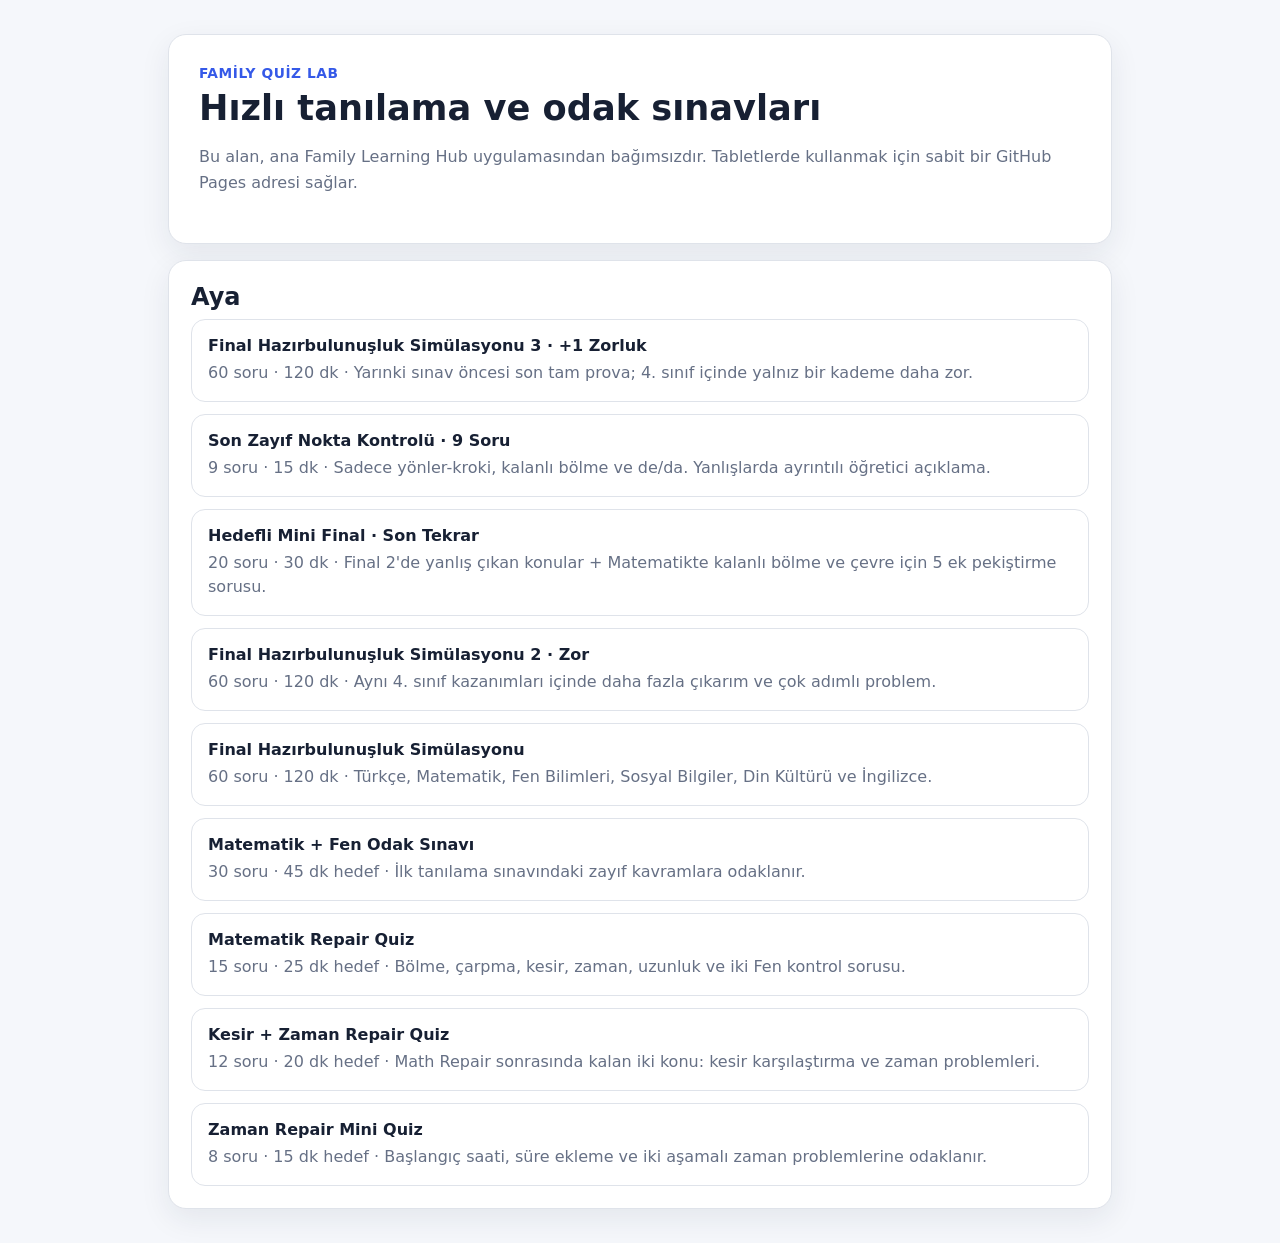
<file: index.html>
<!doctype html>
<html lang="tr">
<head>
  <meta charset="utf-8">
  <meta name="viewport" content="width=device-width,initial-scale=1">
  <title>Family Quiz Lab</title>
  <link rel="stylesheet" href="styles.css">
</head>
<body>
  <main class="wrap">
    <section class="card hero">
      <div class="eyebrow">Family Quiz Lab</div>
      <h1>Hızlı tanılama ve odak sınavları</h1>
      <p class="muted">Bu alan, ana Family Learning Hub uygulamasından bağımsızdır. Tabletlerde kullanmak için sabit bir GitHub Pages adresi sağlar.</p>
    </section>

    <section class="card">
      <h2>Aya</h2>
      <div class="catalog">
        <a class="quiz-card" href="quiz.html?quiz=aya-final-readiness-60-03-plus">
          <strong>Final Hazırbulunuşluk Simülasyonu 3 · +1 Zorluk</strong>
          <span>60 soru · 120 dk · Yarınki sınav öncesi son tam prova; 4. sınıf içinde yalnız bir kademe daha zor.</span>
        </a>
        <a class="quiz-card" href="quiz.html?quiz=aya-final-weakness-check-09">
          <strong>Son Zayıf Nokta Kontrolü · 9 Soru</strong>
          <span>9 soru · 15 dk · Sadece yönler-kroki, kalanlı bölme ve de/da. Yanlışlarda ayrıntılı öğretici açıklama.</span>
        </a>
        <a class="quiz-card" href="quiz.html?quiz=aya-mini-final-targeted-01">
          <strong>Hedefli Mini Final · Son Tekrar</strong>
          <span>20 soru · 30 dk · Final 2'de yanlış çıkan konular + Matematikte kalanlı bölme ve çevre için 5 ek pekiştirme sorusu.</span>
        </a>
        <a class="quiz-card" href="quiz.html?quiz=aya-final-readiness-60-02-hard">
          <strong>Final Hazırbulunuşluk Simülasyonu 2 · Zor</strong>
          <span>60 soru · 120 dk · Aynı 4. sınıf kazanımları içinde daha fazla çıkarım ve çok adımlı problem.</span>
        </a>
        <a class="quiz-card" href="quiz.html?quiz=aya-final-readiness-60-01">
          <strong>Final Hazırbulunuşluk Simülasyonu</strong>
          <span>60 soru · 120 dk · Türkçe, Matematik, Fen Bilimleri, Sosyal Bilgiler, Din Kültürü ve İngilizce.</span>
        </a>
        <a class="quiz-card" href="quiz.html?quiz=aya-math-fen-focus-01">
          <strong>Matematik + Fen Odak Sınavı</strong>
          <span>30 soru · 45 dk hedef · İlk tanılama sınavındaki zayıf kavramlara odaklanır.</span>
        </a>
        <a class="quiz-card" href="quiz.html?quiz=aya-math-repair-01">
          <strong>Matematik Repair Quiz</strong>
          <span>15 soru · 25 dk hedef · Bölme, çarpma, kesir, zaman, uzunluk ve iki Fen kontrol sorusu.</span>
        </a>
        <a class="quiz-card" href="quiz.html?quiz=aya-fractions-time-repair-01">
          <strong>Kesir + Zaman Repair Quiz</strong>
          <span>12 soru · 20 dk hedef · Math Repair sonrasında kalan iki konu: kesir karşılaştırma ve zaman problemleri.</span>
        </a>
        <a class="quiz-card" href="quiz.html?quiz=aya-time-repair-01">
          <strong>Zaman Repair Mini Quiz</strong>
          <span>8 soru · 15 dk hedef · Başlangıç saati, süre ekleme ve iki aşamalı zaman problemlerine odaklanır.</span>
        </a>
      </div>
    </section>
  </main>
</body>
</html>
</file>
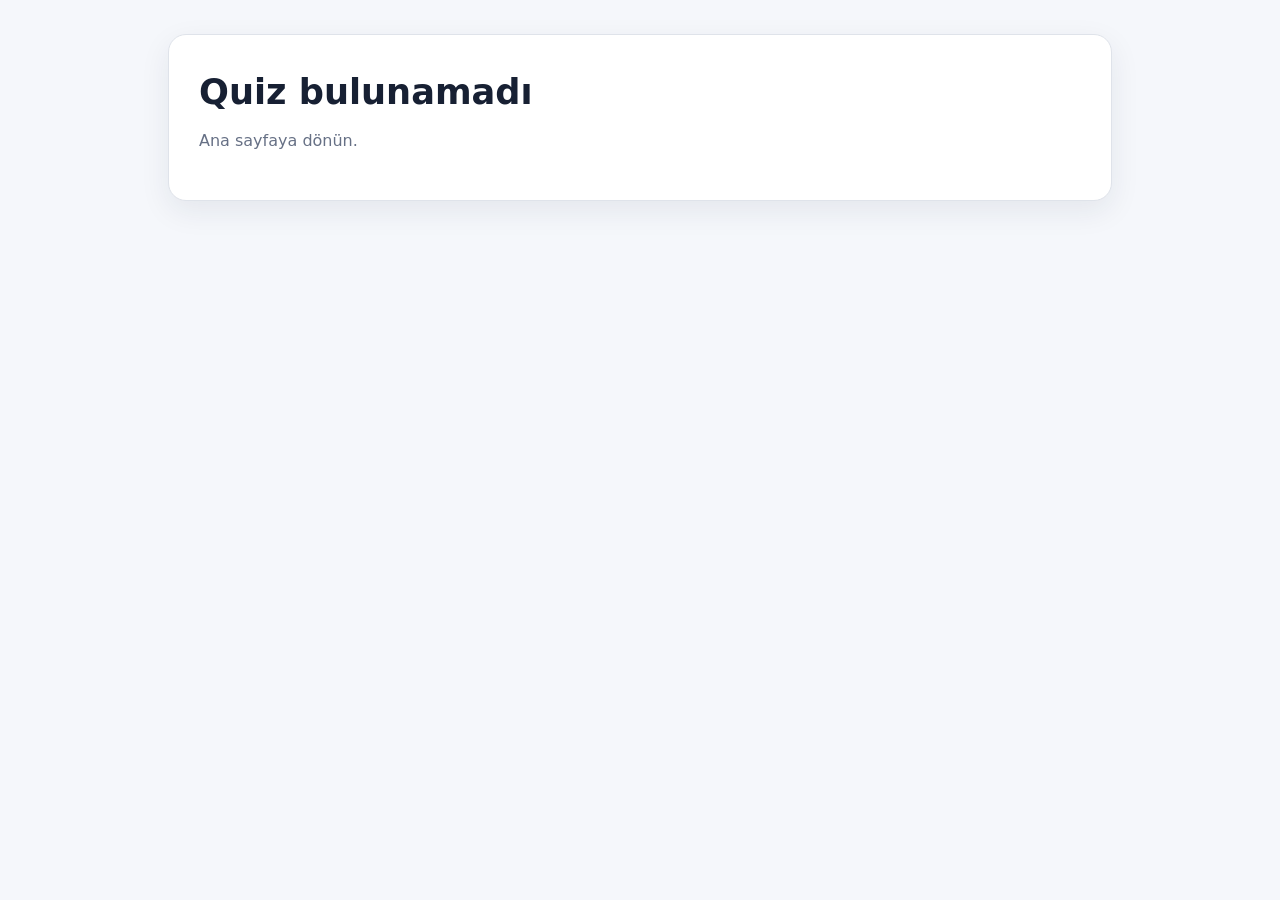
<file: quiz.html>
<!doctype html>
<html lang="tr">
<head>
  <meta charset="utf-8">
  <meta name="viewport" content="width=device-width,initial-scale=1">
  <title>Family Quiz Lab</title>
  <link rel="stylesheet" href="styles.css">
</head>
<body>
  <div id="topbar" class="topbar hidden">
    <div class="topinner">
      <div id="brand" class="brand">Family Quiz Lab</div>
      <div id="cloudStatus" class="pill">Yerel kayıt</div>
      <div id="answered" class="pill">0/0</div>
      <div id="timer" class="timer">00:00</div>
    </div>
    <div class="track"><div id="bar" class="bar"></div></div>
  </div>

  <main class="wrap">
    <section id="loading" class="card hero"><h1>Sınav hazırlanıyor…</h1></section>

    <section id="start" class="card hero hidden">
      <div class="eyebrow">Family Quiz Lab</div>
      <h1 id="startTitle"></h1>
      <p id="startDescription" class="muted"></p>
      <div id="startMeta" class="meta"></div>
      <div class="card" style="box-shadow:none;background:#fbfcff">
        <strong>Kurallar</strong>
        <p class="muted">Doğru/yanlış sınav sırasında gösterilmez. Hedef süre dolunca sınav kapanmaz; sayaç ek süreyi göstermeye devam eder. Cevaplar bu cihazda otomatik kaydedilir; bulut bağlantısı etkinleştirildiğinde aynı bağlantı başka cihazdan da devam ettirilebilir.</p>
      </div>
      <div class="startrow"><input id="name" type="text" value="Aya"><button id="startBtn" class="btn primary">Sınava başla</button></div>
      <div id="resumeBox" class="hidden" style="margin-top:12px"><button id="resumeBtn" class="btn secondary">Kaldığım yerden devam et</button><button id="resetBtn" class="btn danger">Yeni deneme</button></div>
    </section>

    <section id="exam" class="exam">
      <div class="card"><div id="stepper" class="stepper"></div><div class="pagehead"><div><h2 id="pageTitle"></h2><div id="pageSub" class="muted"></div></div><div id="pageNo" class="muted"></div></div></div>
      <div id="questions"></div>
      <div class="navbar"><div class="navinfo"><strong id="navTitle"></strong><div id="navSub" class="muted" style="font-size:.85rem"></div></div><button id="copyBtn" class="btn secondary">Linki kopyala</button><button id="prevBtn" class="btn secondary">← Önceki</button><button id="nextBtn" class="btn primary">Sonraki →</button><button id="finishBtn" class="btn primary hidden">Sınavı bitir</button></div>
    </section>

    <section id="results" class="results">
      <div class="card hero"><div class="muted">Sınav tamamlandı</div><h1 id="resultName"></h1><div id="bigScore" class="bigscore"></div><div id="resultMeta" class="muted"></div><div id="verdict" class="verdict"></div><div id="cloudNotice" class="muted" style="margin-top:9px"></div><div id="scoreGrid" class="grid"></div><div class="meta"><button id="copyResult" class="btn secondary">Sonuç linkini kopyala</button><button onclick="window.print()" class="btn secondary">Yazdır / PDF</button><button id="newBtn" class="btn danger">Yeni deneme</button></div></div>
      <div class="card"><h2>Kavram teşhisi</h2><div id="concepts" class="tags"></div></div>
      <div class="card"><h2>Açıklamalı sonuç</h2><div class="muted">Yanlış ve boş sorular aşağıda derslere göre gruplanır.</div><div id="report"></div></div>
    </section>
  </main>

  <div id="modal" class="modal hidden"><div class="modalbox"><h2>⚠️ Sınavı gerçekten bitirmek istiyor musun?</h2><p id="modalText" class="muted"></p><p class="muted"><strong>Boş sorun varsa önce geri dönüp tamamlaman önerilir.</strong> Teslim ettikten sonra bu denemedeki cevaplarını değiştiremezsin.</p><div class="meta" style="justify-content:flex-end"><button id="cancel" class="btn secondary">Sorulara dön</button><button id="confirm" class="btn danger">Evet, yine de teslim et</button></div></div></div>
  <script src="config.js"></script>
  <script src="app.js"></script>
</body>
</html>
</file>
<file: styles.css>
:root{--bg:#f5f7fb;--card:#fff;--text:#172033;--muted:#667085;--line:#dfe3ea;--accent:#3559e8;--soft:#edf1ff;--good:#16794c;--goodbg:#e9f8f0;--bad:#b42318;--badbg:#fff0ee;--warn:#946200;--warnbg:#fff7dd;--shadow:0 10px 30px rgba(25,35,60,.08)}*{box-sizing:border-box}html{scroll-behavior:smooth}body{margin:0;font-family:system-ui,-apple-system,"Segoe UI",Arial,sans-serif;background:var(--bg);color:var(--text)}button,input{font:inherit}.wrap{max-width:980px;margin:auto;padding:18px}.card{background:var(--card);border:1px solid var(--line);border-radius:18px;box-shadow:var(--shadow);padding:22px;margin:16px 0}.hero{padding:30px}.eyebrow{font-size:.86rem;font-weight:900;color:var(--accent);text-transform:uppercase;letter-spacing:.04em}h1{margin:6px 0 8px;font-size:clamp(1.55rem,3vw,2.2rem)}h2{margin:0 0 8px}.muted{color:var(--muted);line-height:1.65}.catalog{display:grid;gap:12px}.quiz-card{display:block;text-decoration:none;color:inherit;border:1px solid var(--line);border-radius:14px;padding:16px;background:#fff}.quiz-card:hover{border-color:var(--accent);background:#fbfcff}.quiz-card strong{display:block;margin-bottom:6px}.quiz-card span{color:var(--muted);line-height:1.5}.topbar{position:sticky;top:0;z-index:30;background:rgba(245,247,251,.96);backdrop-filter:blur(10px);border-bottom:1px solid var(--line)}.topinner{max-width:980px;margin:auto;padding:10px 18px;display:flex;gap:10px;align-items:center}.brand{font-weight:900;flex:1}.pill{border-radius:999px;padding:7px 10px;background:var(--soft);font-weight:800}.timer{font-variant-numeric:tabular-nums;font-weight:900;padding:8px 11px;border:1px solid var(--line);border-radius:12px;background:#fff}.timer.danger{background:var(--badbg);color:var(--bad)}.track{height:7px;background:#e6e9ef}.bar{height:100%;width:0;background:var(--accent)}.meta{display:flex;gap:8px;flex-wrap:wrap;margin:16px 0}.startrow{display:grid;grid-template-columns:1fr auto;gap:10px}input[type=text]{padding:13px;border:1px solid var(--line);border-radius:12px}.btn{border:0;border-radius:12px;padding:11px 15px;font-weight:850;cursor:pointer}.primary{background:var(--accent);color:#fff}.secondary{background:#fff;border:1px solid var(--line);color:var(--text)}.danger{background:#fff;border:1px solid #efb9b4;color:var(--bad)}.hidden{display:none!important}.exam,.results{display:none}.stepper{display:flex;gap:7px;overflow:auto;padding:4px 0 10px}.step{min-width:36px;height:36px;border-radius:50%;border:1px solid var(--line);background:#fff;font-weight:900;color:var(--muted)}.step.active{background:var(--accent);color:#fff;border-color:var(--accent)}.step.done{background:var(--goodbg);color:var(--good)}.pagehead{display:flex;justify-content:space-between;gap:12px}.qhead{display:flex;gap:10px}.qnum{min-width:34px;height:34px;border-radius:50%;display:grid;place-items:center;background:var(--soft);color:var(--accent);font-weight:950}.qtext{font-weight:800;line-height:1.55;padding-top:3px}.skill{font-size:.84rem;color:var(--muted);margin-top:5px}.opts{display:grid;gap:9px;margin-top:14px}.option{display:flex;gap:10px;align-items:flex-start;border:1px solid var(--line);padding:12px 13px;border-radius:12px;cursor:pointer}.option:has(input:checked){background:var(--soft);border-color:var(--accent)}.option input{margin-top:3px;accent-color:var(--accent)}.navbar{position:sticky;bottom:8px;z-index:15;background:rgba(255,255,255,.97);border:1px solid var(--line);box-shadow:0 12px 30px rgba(30,40,70,.15);border-radius:15px;padding:11px;display:flex;gap:9px;align-items:center;flex-wrap:wrap}.navinfo{flex:1;min-width:180px}.bigscore{font-size:clamp(2.7rem,8vw,4.8rem);font-weight:950;line-height:1}.verdict{display:inline-block;border-radius:999px;padding:7px 10px;font-weight:900;margin-top:8px}.good{background:var(--goodbg);color:var(--good)}.mid{background:var(--warnbg);color:var(--warn)}.low{background:var(--badbg);color:var(--bad)}.grid{display:grid;grid-template-columns:repeat(2,1fr);gap:12px;margin-top:16px}.scorebox{border:1px solid var(--line);border-radius:14px;padding:14px}.scorebox strong{display:block;font-size:1.45rem}.tags{display:flex;gap:7px;flex-wrap:wrap}.tag{background:#f3f5f8;border:1px solid var(--line);border-radius:999px;padding:6px 9px;font-size:.86rem}details.acc{border:1px solid var(--line);border-radius:14px;background:#fff;margin:10px 0;overflow:hidden}details.acc>summary{list-style:none;cursor:pointer;padding:14px 15px;font-weight:900;display:flex;gap:8px;align-items:center}details.acc>summary::-webkit-details-marker{display:none}details.acc>summary::after{content:"＋";margin-left:auto}details.acc[open]>summary::after{content:"−"}.accbody{border-top:1px solid var(--line);padding:12px 14px}.review{border:1px solid var(--line);border-radius:12px;margin:9px 0;overflow:hidden}.review summary{list-style:none;cursor:pointer;padding:11px 12px;font-weight:820}.review summary::-webkit-details-marker{display:none}.reviewbody{border-top:1px solid var(--line);padding:12px;line-height:1.65}.abox{padding:10px;border-radius:10px;margin:7px 0;background:#f7f7f8;white-space:pre-line;line-height:1.8}.right{background:var(--goodbg)}.tip{background:var(--soft)}.modal{position:fixed;inset:0;background:rgba(15,23,42,.55);z-index:100;display:grid;place-items:center;padding:18px}.modalbox{max-width:500px;background:#fff;border-radius:18px;padding:22px}@media(max-width:700px){.wrap{padding:12px}.topinner{padding:9px 12px}.grid{grid-template-columns:1fr}.startrow{grid-template-columns:1fr}.card{padding:17px}.brand{font-size:.9rem}}@media print{.topbar,.navbar,.btn,.stepper{display:none!important}body{background:#fff}.card{box-shadow:none}}
</file>
